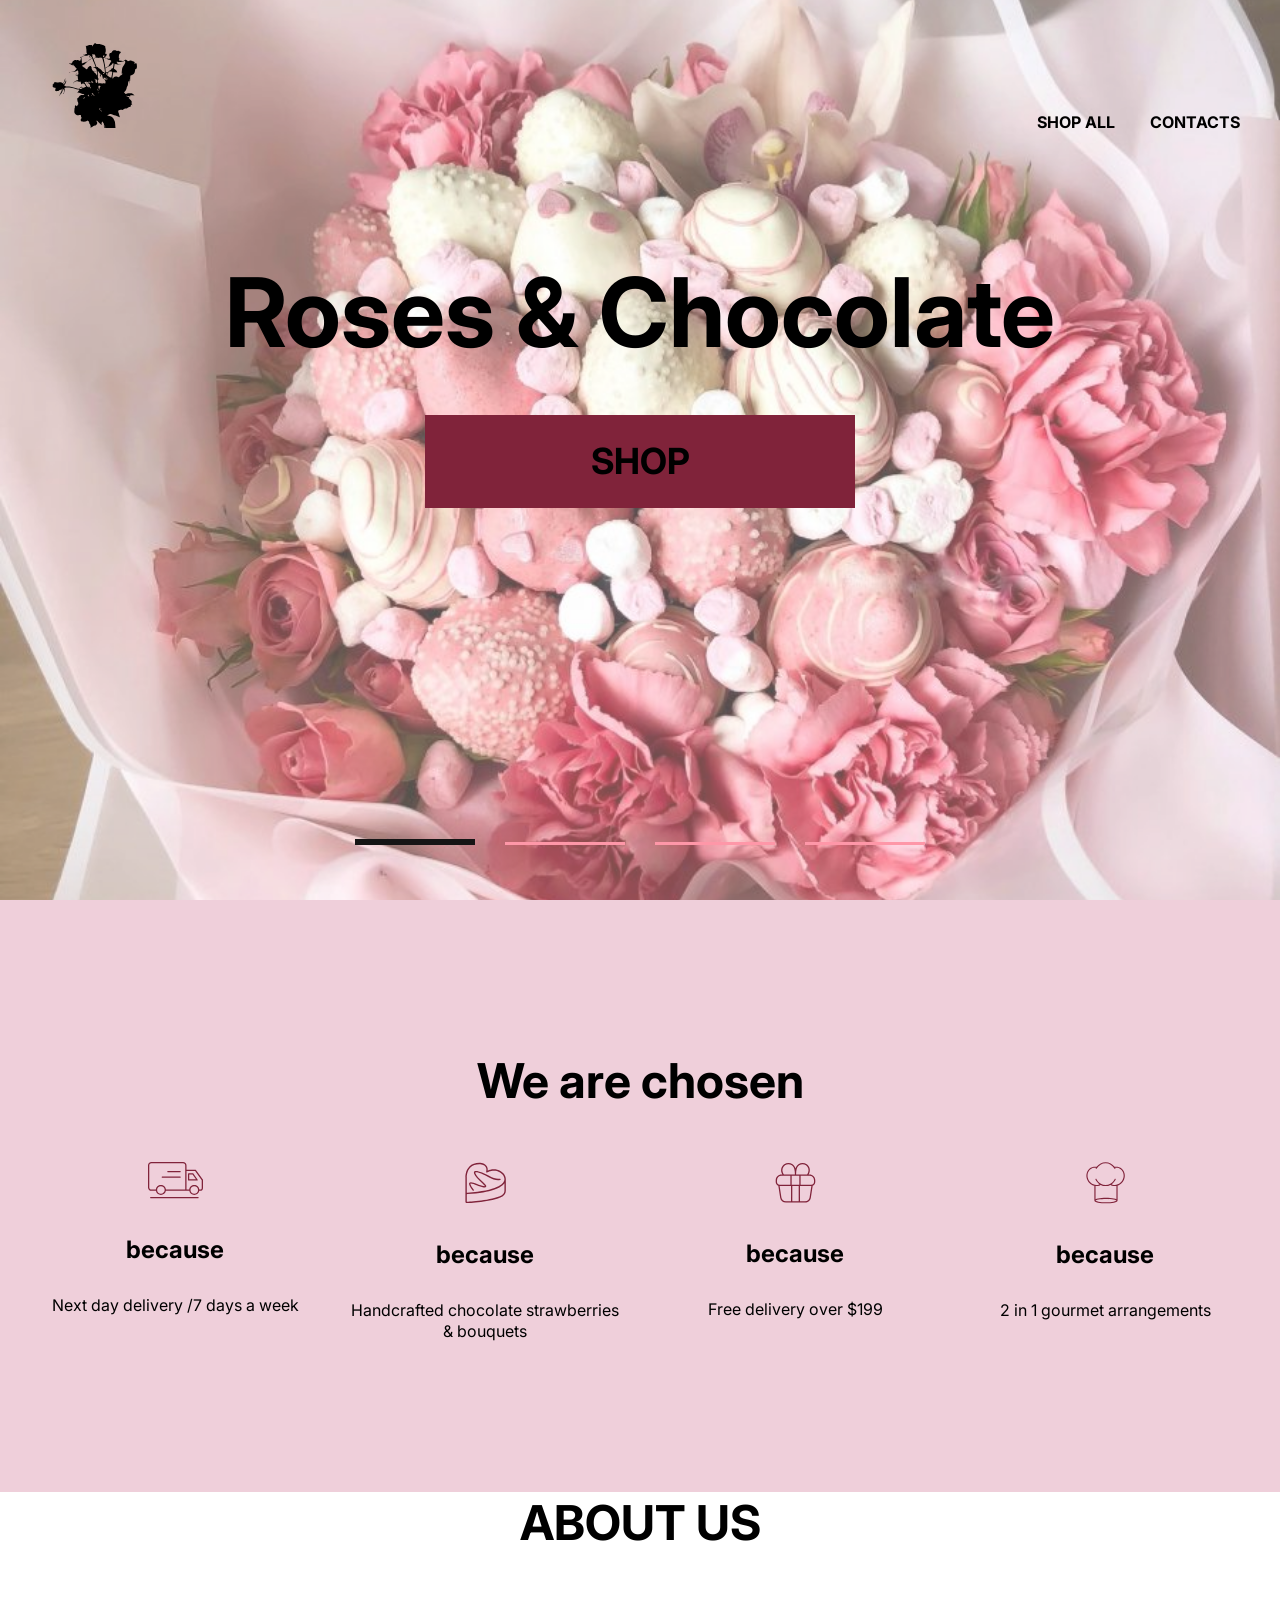
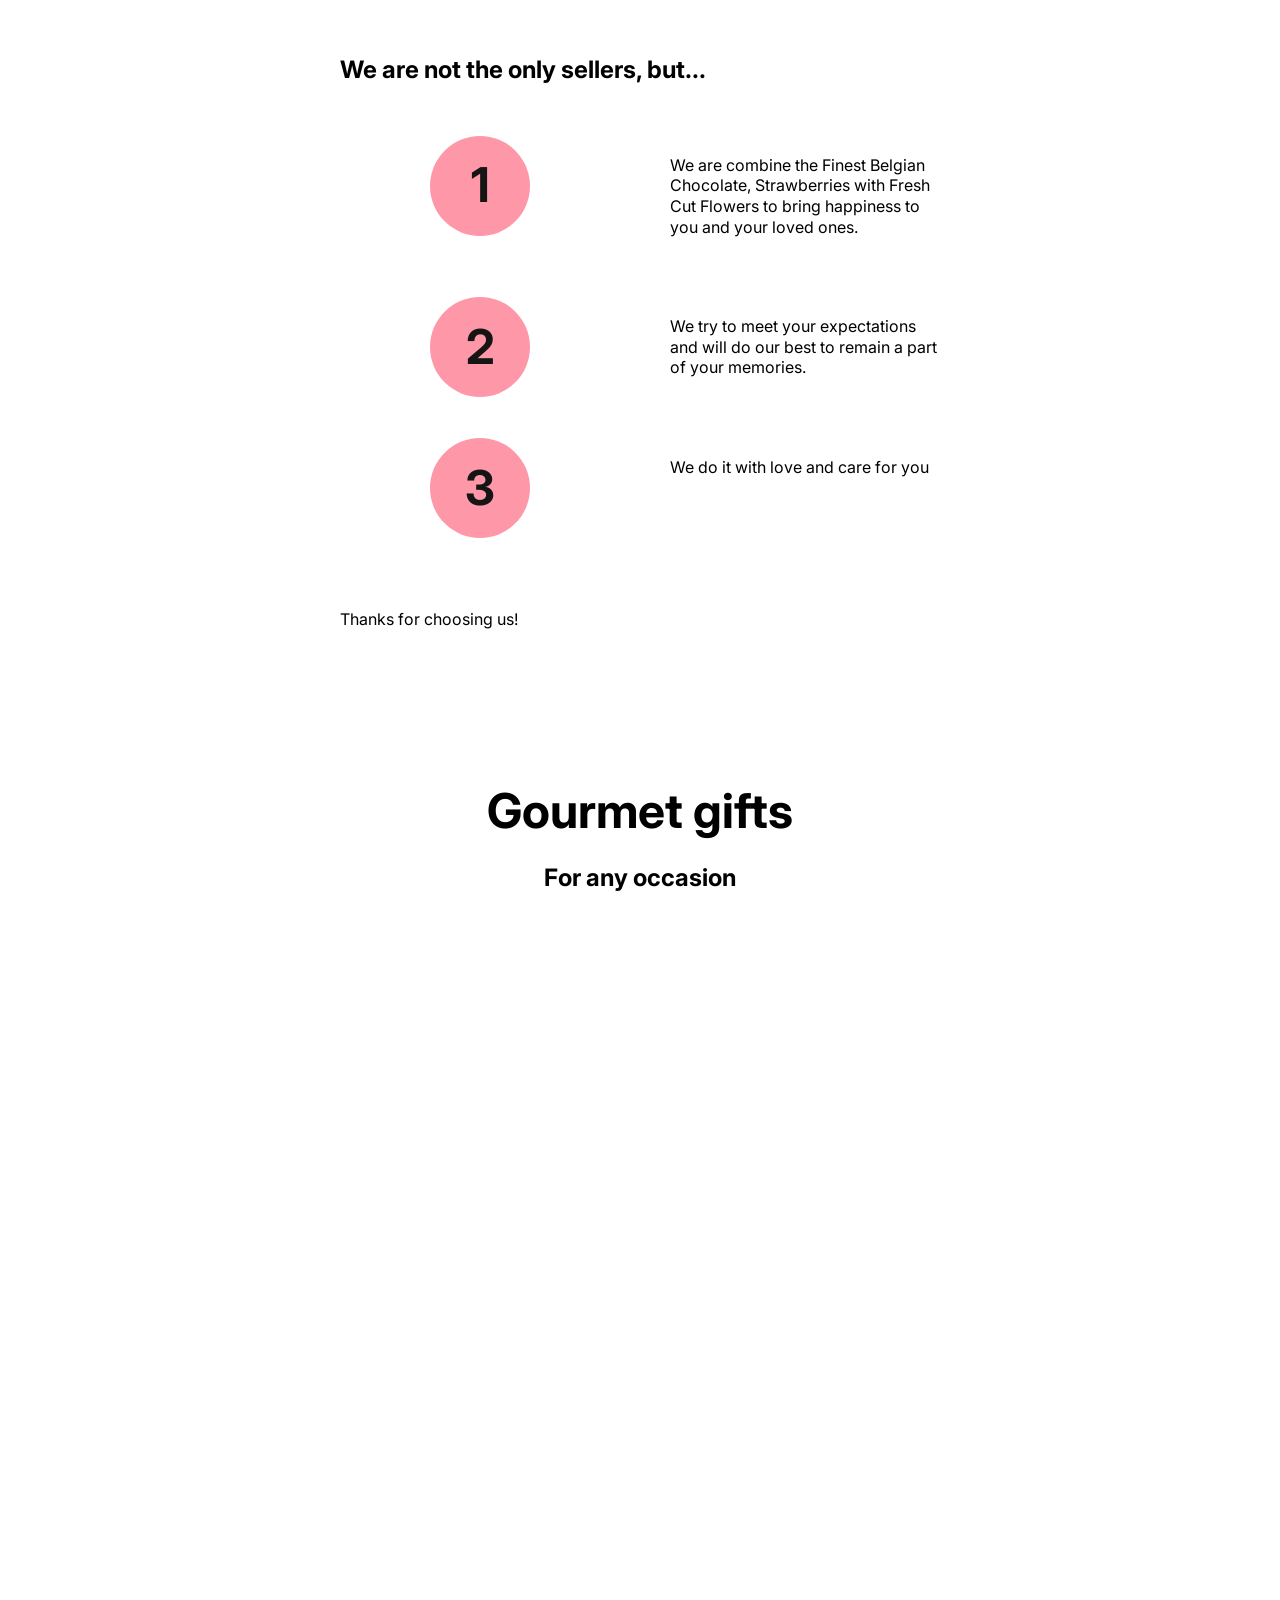
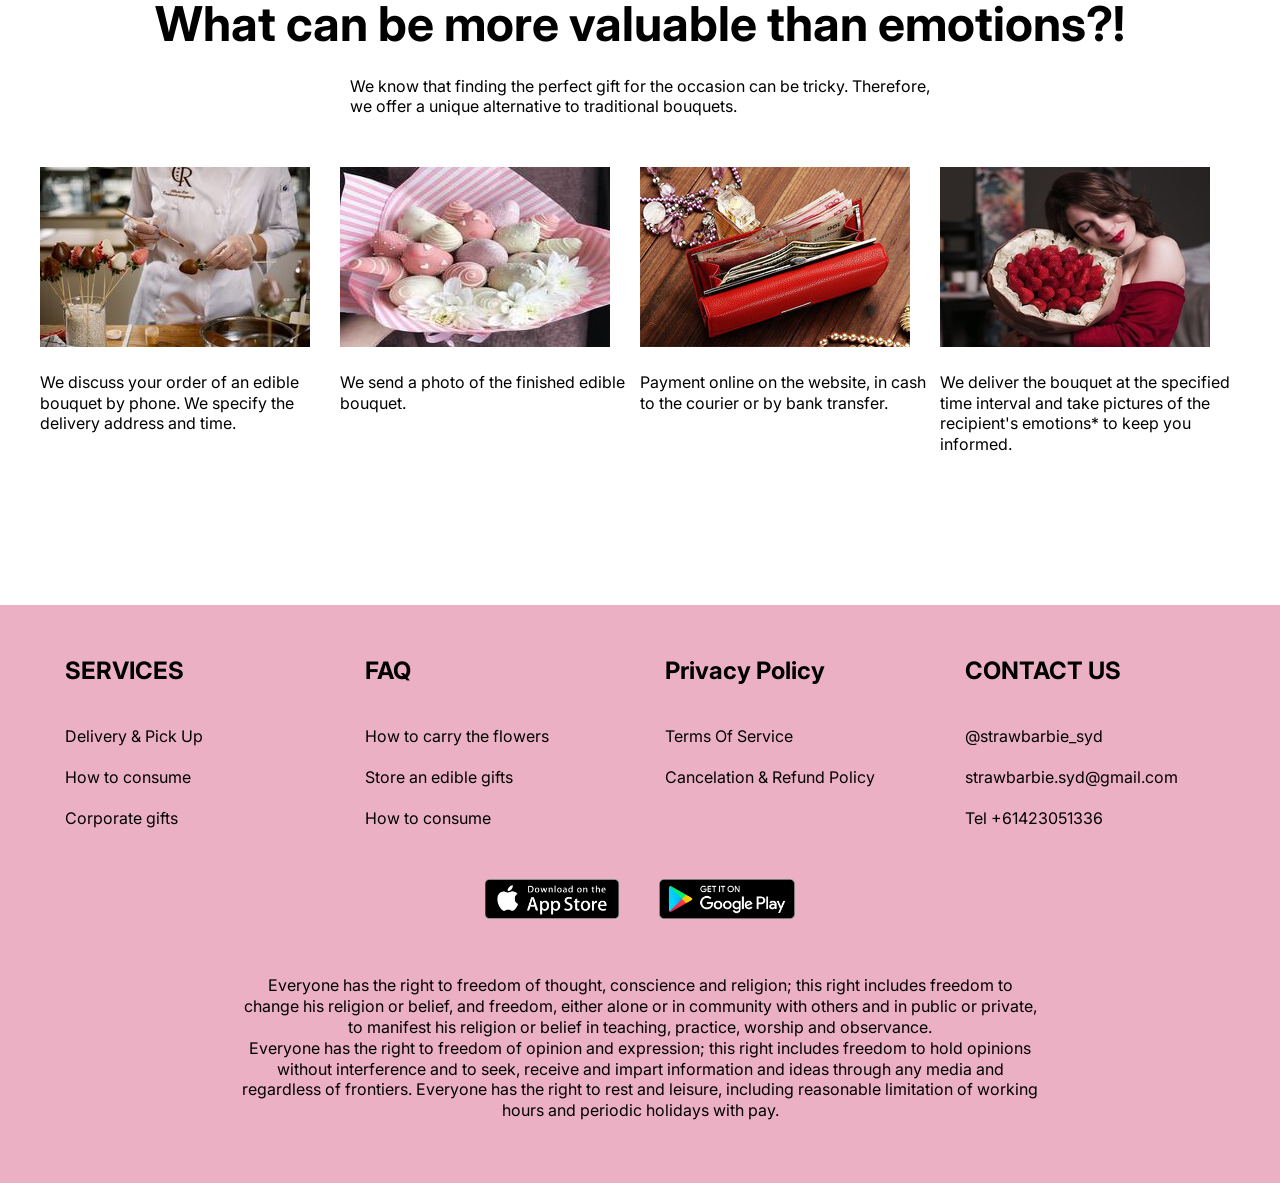
<file: index.html>
<!DOCTYPE html>
<html lang="en">

<head>
    <meta charset="UTF-8">
    <meta http-equiv="X-UA-Compatible" content="IE=edge">
    <meta name="viewport" content="width=device-width, initial-scale=1.0">
    <meta name="description" content="Landing page for a flower and chocolate gift shop. Built with HTML, CSS and JavaScript.">
    <title>Roses & Chocolate</title>
    <link rel="preconnect" href="https://fonts.googleapis.com">
    <link rel="preconnect" href="https://fonts.gstatic.com" crossorigin>
    <link href="https://fonts.googleapis.com/css2?family=Inter:wght@400;700&display=swap" rel="stylesheet">
    <link rel="stylesheet" href="https://cdn.jsdelivr.net/npm/swiper@10/swiper-bundle.min.css" />
    <link rel="stylesheet" href="css/style.css">
</head>

<body>
    <div class="wrapper">
        <header class="header header-main">
            <div class="container">
                <div class="header__inner">
                    <a class="logo" href="index.html">
                        <img class="logo__img" src="image/roza_logo.svg" alt="Roses & Chocolate logo">
                    </a>
                    <nav class="menu">
                        <button class="menu__btn">
                            <span></span>
                            <span></span>
                            <span></span>
                        </button>
                        <ul class="menu__list">
                            <li class="menu__list-item">
                                <a class="menu__list-link" href="new-list.html">SHOP ALL</a>
                            </li>
                            <li class="menu__list-item">
                                <a class="menu__list-link" href="contacts.html">CONTACTS</a>
                            </li>
                        </ul>
                    </nav>
                </div>
            </div>
        </header>
        <main class="main">
            <section class="top">
                <div class="container">
                    <h1 class="title">Roses & Chocolate</h1>
                    <a class="top__link" href="new-list.html">SHOP</a>
                </div>
            </section>
            <div class="slider">
                <div class="swiper">
                    <div class="swiper-wrapper">
                        <div class="swiper-slide" style="background-image: url(image/roza_fon1.jpg);"></div>
                        <div class="swiper-slide" style="background-image: url(image/roza_fon2.jpg);"></div>
                        <div class="swiper-slide" style="background-image: url(image/roza_fon3.jpg);"></div>
                        <div class="swiper-slide" style="background-image: url(image/roza_fon4.jpg);"></div>
                    </div>
                    <div class="swiper-pagination"></div>
                </div>
            </div>
            <section class="why-list">
                <div class="container">
                    <h2 class="section-title">We are chosen</h2>
                    <ul class="why-list__list">
                        <li class="why-list__item">
                            <img class="why-list__item-img" src="image/why1.svg" alt="#">
                            <h3 class="why-list__item-title">
                                because
                            </h3>
                            <p class="why-list__item-text">
                                Next day delivery
                                /7 days a week
                            </p>
                        </li>
                        <li class="why-list__item">
                            <img class="why-list__item-img" src="image/why2.svg" alt="#">
                            <h3 class="why-list__item-title">
                                because
                            </h3>
                            <p class="why-list__item-text">
                                Handcrafted chocolate
                                strawberries & bouquets
                            </p>
                        </li>
                        <li class="why-list__item">
                            <img class="why-list__item-img" src="image/why3.svg" alt="#">
                            <h3 class="why-list__item-title">
                                because
                            </h3>
                            <p class="why-list__item-text">
                                Free delivery
                                over $199
                            </p>
                        </li>
                        <li class="why-list__item">
                            <img class="why-list__item-img" src="image/why4.svg" alt="#">
                            <h3 class="why-list__item-title">
                                because
                            </h3>
                            <p class="why-list__item-text">
                                2 in 1 gourmet
                                arrangements
                            </p>
                        </li>
                    </ul>
                </div>
            </section>
            <!-- Необязательная секция -->
            <section class="how-does">
                <div class="container">
                    <div class="how-does__inner">
                        <h2 class="section-title">ABOUT US</h2>
                        <p class="how-does__text"> </p>
                        <h4 class="how__does-title">We are not the only sellers, but...</h4>
                        <ol class="how__does-list">
                            <li class="how__does-item"> We are combine the Finest Belgian Chocolate, Strawberries with
                                Fresh Cut Flowers to bring happiness to you and your loved ones.</li>
                            <li class="how__does-item">
                                We try to meet your expectations and will do our best to remain a part of your memories.
                            </li>
                            <li class="how__does-item">We do it with love and care for you</li>
                        </ol>
                        <p class="how-does__text">Thanks for choosing us!</p>
                    </div>
                </div>
            </section>
            <!-- Конец необязательной секции -->

            <section class="video-welcome">
                <div class="container">
                    <h2 class="section-title video-welcome__title">Gourmet gifts</h2>
                    <p class="video-welcome__text">For any occasion</p>
                    <iframe class="video-welcome-content" width="1000" height="500"
                        src="https://www.youtube.com/embed/foYablkvGL8?controls=0" title="YouTube video player"
                        frameborder="0"
                        allow="accelerometer; autoplay; clipboard-write; encrypted-media; gyroscope; picture-in-picture; web-share"
                        allowfullscreen></iframe>
                </div>
            </section>
            <section class="important">
                <div class="container">
                    <h2 class="section-title important__title">What can be more valuable than emotions?!</h2>
                    <p class="important__text">
                        We know that finding the perfect gift for the occasion can be tricky. Therefore, we offer a
                        unique alternative to traditional bouquets.
                    </p>
                    <ul class="important__list">
                        <li class="important__item">
                            <img class="important__item-img" src="image/roza_impor1.jpg" alt="#">
                            <p class="important__item-text">We discuss your order of an edible bouquet by phone. We
                                specify the delivery address and time.</p>
                        </li>
                        <li class="important__item">
                            <img class="important__item-img" src="image/roza_impor2.jpeg" alt="#">
                            <p class="important__item-text">We send a photo of the finished edible bouquet.</p>
                        </li>
                        <li class="important__item">
                            <img class="important__item-img" src="image/roza_impor3.jpg" alt="#">
                            <p class="important__item-text">Payment online on the website, in cash to the courier or by
                                bank transfer.</p>
                        </li>
                        <li class="important__item">
                            <img class="important__item-img" src="image/roza_impor4.jpg" alt="#">
                            <p class="important__item-text">We deliver the bouquet at the specified time interval and
                                take pictures of the recipient's emotions* to keep you informed.</p>
                        </li>
                    </ul>
                </div>
            </section>
        </main>
        <footer class="footer">
            <div class="container">
                <nav class="footer__menu">
                    <ul class="footer__menu-list">
                        <li class="footer__menu-item">
                            <p class="footer__menu-title">SERVICES</p>
                        </li>
                        <li class="footer__menu-item">
                            <a href="#" class="footer__menu-link">Delivery & Pick Up</a>
                        </li>
                        <li class="footer__menu-item">
                            <a href="#" class="footer__menu-link"> How to consume </a>
                        </li>
                        <li class="footer__menu-item">
                            <a href="#" class="footer__menu-link">Corporate gifts</a>
                        </li>
                    </ul>
                    <ul class="footer__menu-list">
                        <li class="footer__menu-item">
                            <p class="footer__menu-title"> FAQ</p>
                        </li>
                        <li class="footer__menu-item">
                            <a href="#" class="footer__menu-link"> How to carry the flowers</a>
                        </li>
                        <li class="footer__menu-item">
                            <a href="#" class="footer__menu-link">Store an edible gifts</a>
                        </li>
                        <li class="footer__menu-item">
                            <a href="#" class="footer__menu-link">How to consume</a>
                        </li>
                    </ul>
                    <ul class="footer__menu-list">
                        <li class="footer__menu-item">
                            <p class="footer__menu-title">Privacy Policy</p>
                        </li>
                        <li class="footer__menu-item">
                            <a href="#" class="footer__menu-link">Terms Of Service</a>
                        </li>
                        <li class="footer__menu-item">
                            <a href="#" class="footer__menu-link">Cancelation & Refund Policy</a>
                        </li>
                    </ul>
                    <ul class="footer__menu-list">
                        <li class="footer__menu-item">
                            <p class="footer__menu-title"> CONTACT US</p>
                        </li>
                        <li class="footer__menu-item">
                            <a href="#" class="footer__menu-link"> @strawbarbie_syd</a>
                        </li>
                        <li class="footer__menu-item">
                            <a href="#" class="footer__menu-link">strawbarbie.syd@gmail.com</a>
                        </li>
                        <li class="footer__menu-item">
                            <a href="#" class="footer__menu-link">Tel +61423051336</a>
                        </li>
                    </ul>
                </nav>
                <ul class="app">
                    <li class="app__item">
                        <a class="app__item-link" href="#">
                            <img class="app__item-img" src="image/apple.svg" alt="#">
                        </a>
                    </li>
                    <li class="app__item">
                        <a class="app__item-link" href="#">
                            <img class="app__item-img" src="image/google.svg" alt="#">
                        </a>
                    </li>
                </ul>
                <div class="footer__copy">
                    <p class="footer__copy-text">Everyone has the right to freedom of thought, conscience and religion;
                        this right includes freedom to change his religion or belief, and freedom, either alone or in
                        community with others and in public or private, to manifest his religion or belief in teaching,
                        practice, worship and observance.</p>
                    <p class="footer__copy-text">Everyone has the right to freedom of opinion and expression;
                        this right includes freedom to hold opinions without interference and to seek, receive and
                        impart information and ideas through any media and regardless of frontiers. Everyone has the
                        right to rest and leisure, including reasonable limitation of working hours and periodic
                        holidays with pay.</p>
                </div>
            </div>
        </footer>
    </div>


    <script src="https://cdn.jsdelivr.net/npm/swiper@10/swiper-bundle.min.js"></script>
    <script src="js/main.js"></script>
</body>

</html>
</file>
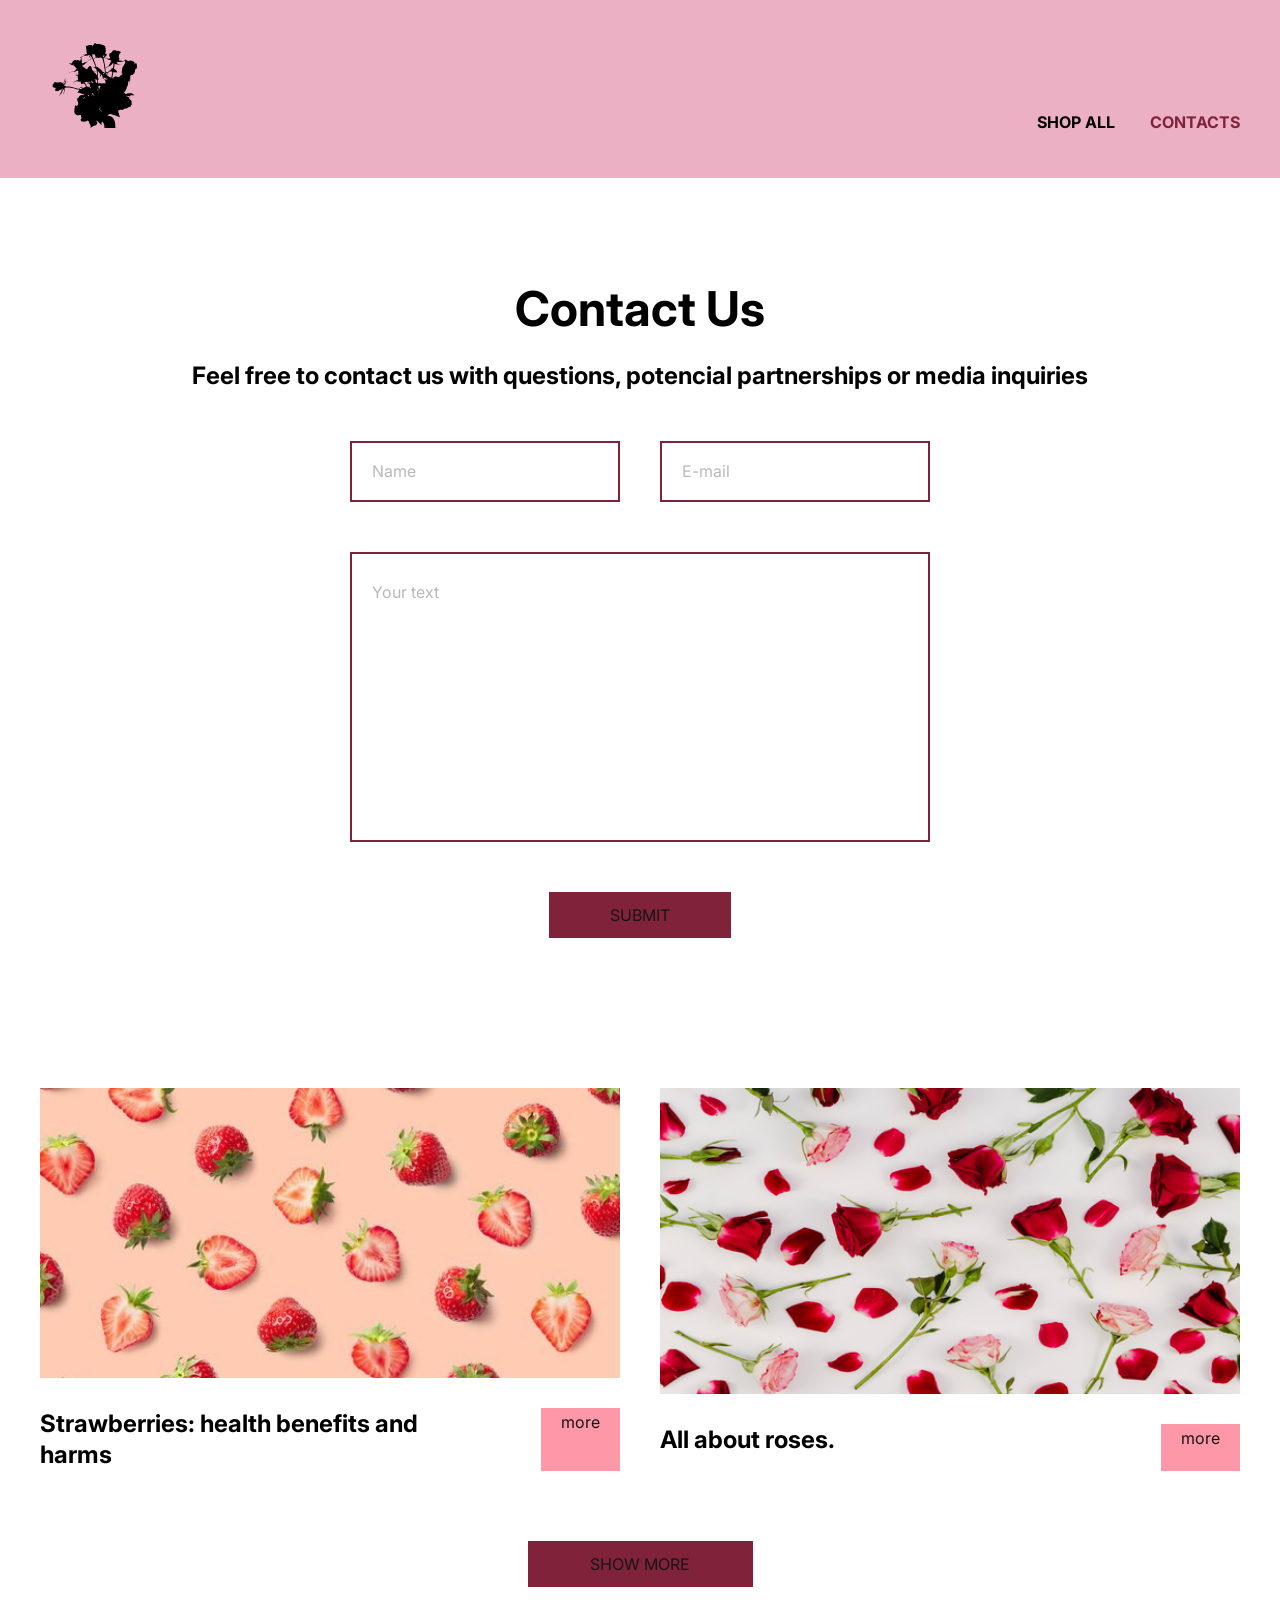
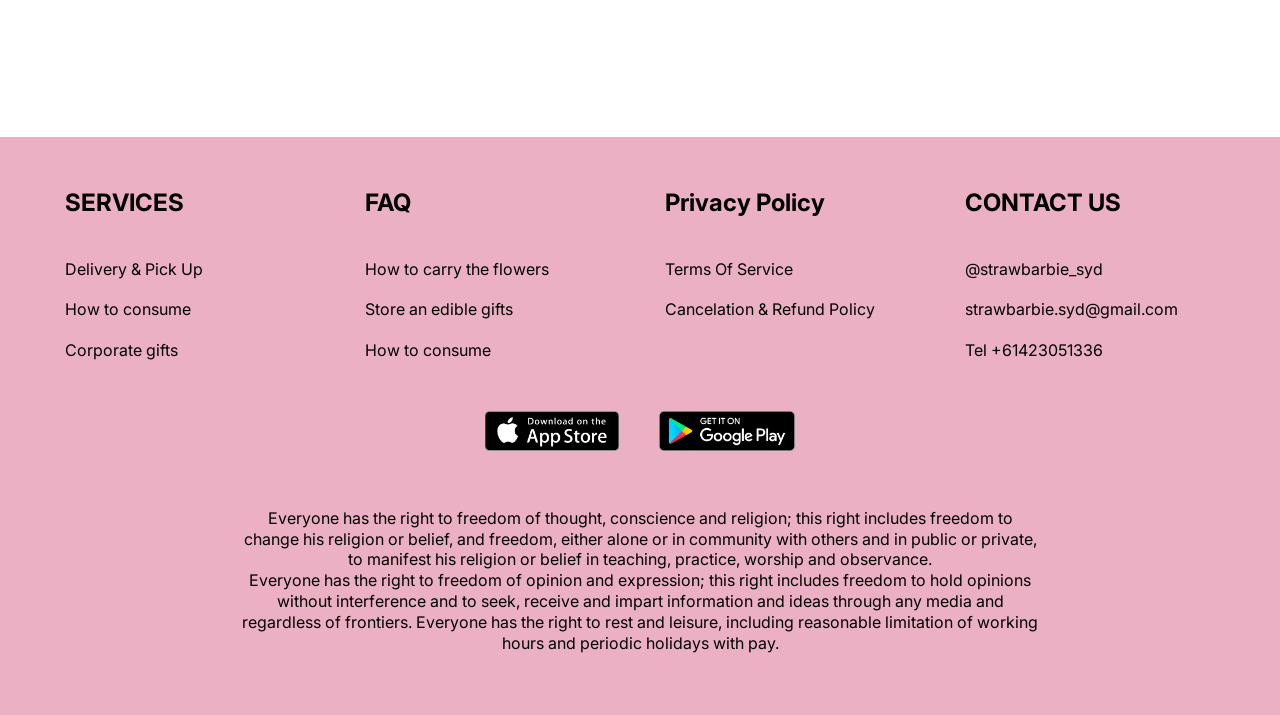
<file: contacts.html>
<!DOCTYPE html>
<html lang="en">

<head>
    <meta charset="UTF-8">
    <meta http-equiv="X-UA-Compatible" content="IE=edge">
    <meta name="viewport" content="width=device-width, initial-scale=1.0">
    <title>Document</title>
    <link rel="preconnect" href="https://fonts.googleapis.com">
    <link rel="preconnect" href="https://fonts.gstatic.com" crossorigin>
    <link href="https://fonts.googleapis.com/css2?family=Inter:wght@400;700&display=swap" rel="stylesheet">
    <link rel="stylesheet" href="css/style.css">
</head>

<body>

    <div class="wrapper">
        <header class="header">
            <div class="container">
                <div class="header__inner">
                    <a class="logo" href="index.html">
                        <img class="logo__img" src="image/roza_logo.svg" alt="#">
                    </a>
                    <nav class="menu">
                        <button class="menu__btn">
                            <span></span>
                            <span></span>
                            <span></span>
                        </button>
                        <ul class="menu__list">
                            <li class="menu__list-item">
                                <a class="menu__list-link" href="new-list.html">SHOP ALL</a>
                            </li>
                            
                            <li class="menu__list-item">
                                <a class="menu__list-link menu__list-link--active" href="#">CONTACTS</a>
                            </li>
                        </ul>
                    </nav>
                </div>
            </div>
        </header>
        <main class="main">
            <section class="contacts">
                <div class="container">
                    <h2 class="section-title contacts__title">Contact Us</h2>
                    <p class="contacts__text">Feel free to contact us with questions, potencial partnerships or media
                        inquiries</p>
                    <form class="form" action="#">
                        <input class="form__input" type="text" placeholder="Name">
                        <input class="form__input" type="email" placeholder="E-mail">
                        <textarea class="form__textarea" placeholder="Your text"></textarea>
                        <button class="form__btn" type="submit">SUBMIT</button>
                    </form>
                </div>
            </section>
            <section class="blog">
                <div class="container">
                    <div class="blog__items">
                        <div class="blog__item">
                            <img class="blog__item-img" src="image/roza_blog1.jpeg" alt="#">
                            <h4 class="blog__item-title">Strawberries: health benefits and harms</h4>
                            <a class="blog__item-link" href="#">more</a>
                        </div>
                        <div class="blog__item">
                            <img class="blog__item-img" src="image/roza_blog2.jpg" alt="#">
                            <h4 class="blog__item-title">All about roses.</h4>
                            <a class="blog__item-link" href="#">more</a>
                        </div>
                    </div>
                    <a class="showmore-link" href="#">SHOW MORE</a>
                </div>
            </section>
        </main>
        <footer class="footer">
            <div class="container">
                <nav class="footer__menu">
                    <ul class="footer__menu-list">
                        <li class="footer__menu-item">
                            <p class="footer__menu-title">SERVICES</p>
                        </li>
                        <li class="footer__menu-item">
                            <a href="#" class="footer__menu-link">Delivery & Pick Up</a>
                        </li>
                        <li class="footer__menu-item">
                            <a href="#" class="footer__menu-link">How to consume</a>
                        </li>
                        <li class="footer__menu-item">
                            <a href="#" class="footer__menu-link">Corporate gifts</a>
                        </li>
                    </ul>
                    <ul class="footer__menu-list">
                        <li class="footer__menu-item">
                            <p class="footer__menu-title">FAQ</p>
                        </li>
                        <li class="footer__menu-item">
                            <a href="#" class="footer__menu-link">How to carry the flowers</a>
                        </li>
                        <li class="footer__menu-item">
                            <a href="#" class="footer__menu-link">Store an edible gifts</a>
                        </li>
                        <li class="footer__menu-item">
                            <a href="#" class="footer__menu-link">How to consume</a>
                        </li>
                    </ul>
                    <ul class="footer__menu-list">
                        <li class="footer__menu-item">
                            <p class="footer__menu-title">Privacy Policy</p>
                        </li>
                        <li class="footer__menu-item">
                            <a href="#" class="footer__menu-link">Terms Of Service</a>
                        </li>
                        <li class="footer__menu-item">
                            <a href="#" class="footer__menu-link">Cancelation & Refund Policy</a>
                        </li>
                    </ul>
                    <ul class="footer__menu-list">
                        <li class="footer__menu-item">
                            <p class="footer__menu-title">CONTACT US</p>
                        </li>
                        <li class="footer__menu-item">
                            <a href="#" class="footer__menu-link"> @strawbarbie_syd</a>
                        </li>
                        <li class="footer__menu-item">
                            <a href="#" class="footer__menu-link">strawbarbie.syd@gmail.com</a>
                        </li>
                        <li class="footer__menu-item">
                            <a href="#" class="footer__menu-link">Tel +61423051336</a>
                        </li>
                    </ul>
                </nav>
                <ul class="app">
                    <li class="app__item">
                        <a class="app__item-link" href="#">
                            <img class="app__item-img" src="image/apple.svg" alt="#">
                        </a>
                    </li>
                    <li class="app__item">
                        <a class="app__item-link" href="#">
                            <img class="app__item-img" src="image/google.svg" alt="#">
                        </a>
                    </li>
                </ul>
                <div class="footer__copy">
                    <p class="footer__copy-text">Everyone has the right to freedom of thought, conscience and religion;
                        this right includes freedom to change his religion or belief, and freedom, either alone or in
                        community with others and in public or private, to manifest his religion or belief in teaching,
                        practice, worship and observance.</p>
                    <p class="footer__copy-text">Everyone has the right to freedom of opinion and expression;
                        this right includes freedom to hold opinions without interference and to seek, receive and
                        impart information and ideas through any media and regardless of frontiers. Everyone has the
                        right to rest and leisure, including reasonable limitation of working hours and periodic
                        holidays with pay.</p>
                </div>
            </div>
        </footer>
    </div>
    <script src="js/main.js"></script>
</body>

</html>
</file>
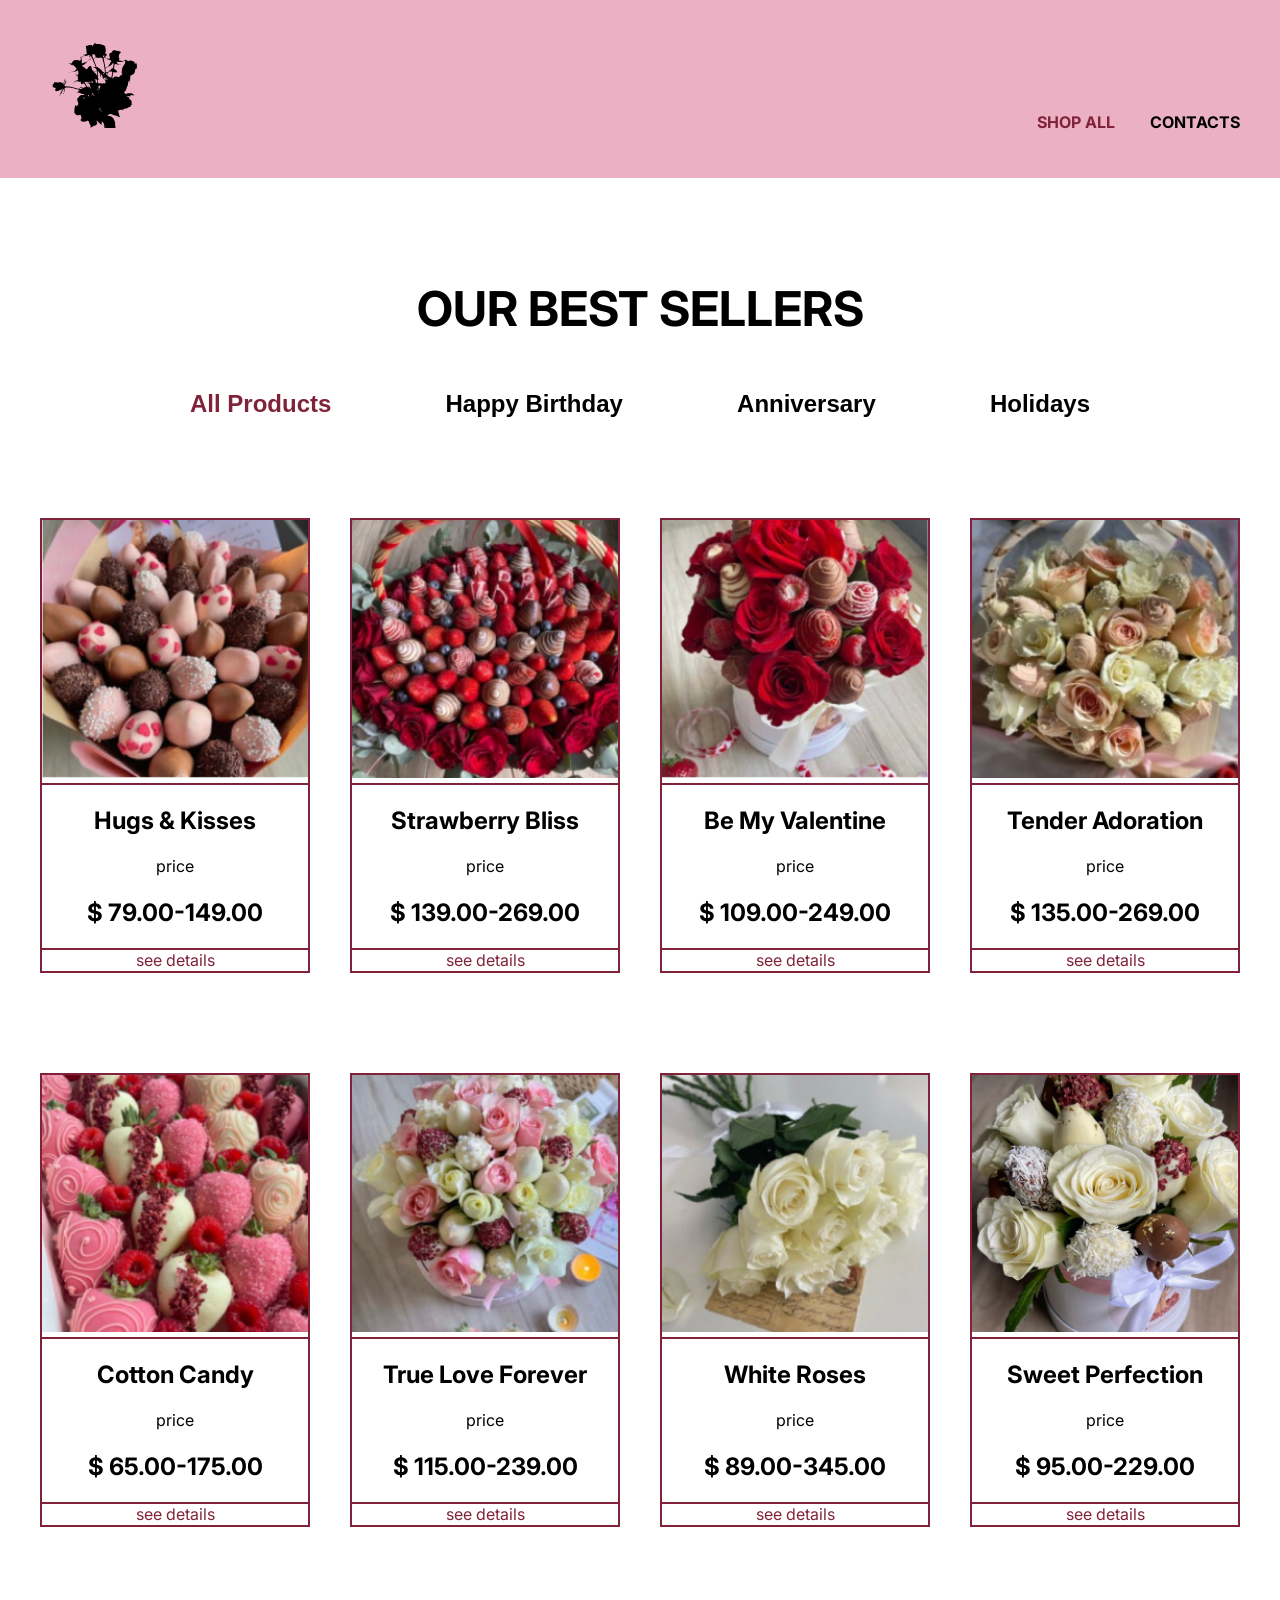
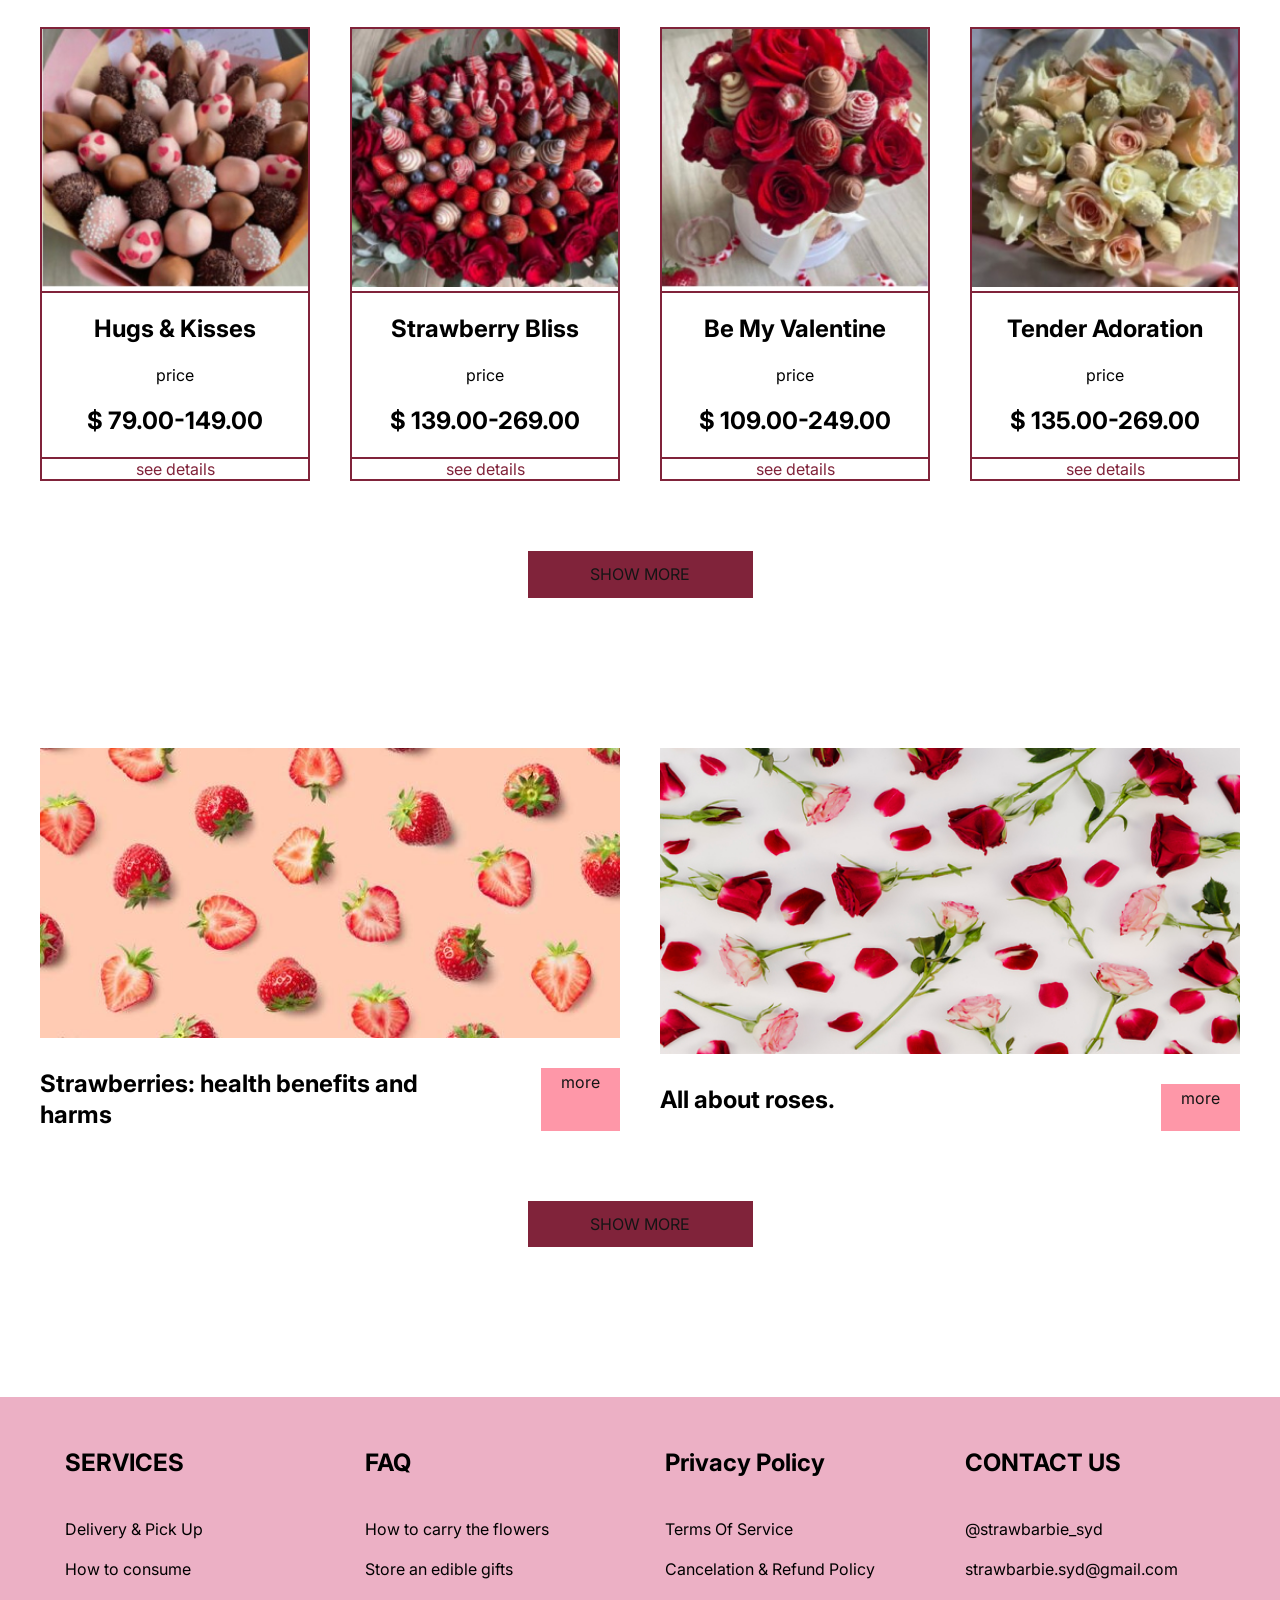
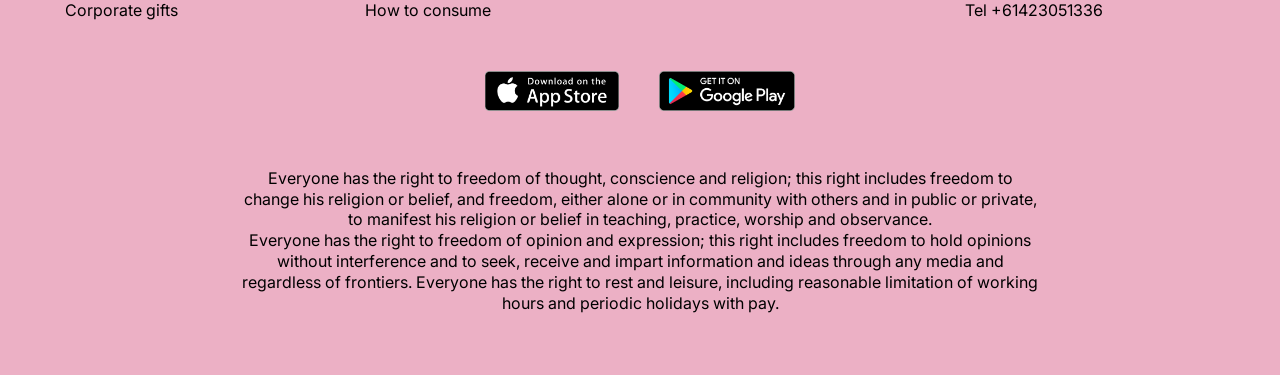
<file: new-list.html>
<!DOCTYPE html>
<html lang="en">

<head>
    <meta charset="UTF-8">
    <meta http-equiv="X-UA-Compatible" content="IE=edge">
    <meta name="viewport" content="width=device-width, initial-scale=1.0">
    <title>Document</title>
    <link rel="preconnect" href="https://fonts.googleapis.com">
    <link rel="preconnect" href="https://fonts.gstatic.com" crossorigin>
    <link href="https://fonts.googleapis.com/css2?family=Inter:wght@400;700&display=swap" rel="stylesheet">
    <link rel="stylesheet" href="css/style.css">
</head>

<body>

    <div class="wrapper">
        <header class="header">
            <div class="container">
                <div class="header__inner">
                    <a class="logo" href="index.html">
                        <img class="logo__img" src="image/roza_logo.svg" alt="#">
                    </a>
                    <nav class="menu">
                        <button class="menu__btn">
                            <span></span>
                            <span></span>
                            <span></span>
                        </button>
                        <ul class="menu__list">
                            <li class="menu__list-item">
                                <a href="" class="menu__list-link menu__list-link--active">SHOP ALL</a>
                            </li>
                            <li class="menu__list-item">
                                <a href="contacts.html" class="menu__list-link">CONTACTS</a>
                            </li>
                        </ul>
                    </nav>
                </div>
            </div>
        </header>
        <main class="main">
            <section class="choose">
                <div class="container">
                    <h2 class="section-title">OUR BEST SELLERS</h2>
                    <div class="tabs">
                        <div class="tabs__btn">
                            <button class="tabs__btn-item tabs__btn-item--active" data-button="content-1">All
                                Products</button>
                            <button class="tabs__btn-item" data-button="content-2">Happy Birthday</button>
                            <button class="tabs__btn-item" data-button="content-3">Anniversary</button>
                            <button class="tabs__btn-item" data-button="content-4">Holidays</button>
                        </div>
                        <div class="tabs__content">
                            <div class="tabs__content-item tabs__content-item--active" id="content-1">
                                <div class="card">
                                    <img class="card__img" src="image/lot1.jpg" alt="#">
                                    <div class="card__content">
                                        <h4 class="card__title">Hugs & Kisses</h4>
                                        <p class="card__text">price</p>
                                        <p class="card__price">$ 79.00-149.00</p>
                                    </div>
                                    <a class="card__link" href="#">see details</a>
                                </div>
                                <div class="card">
                                    <img class="card__img" src="image/lot2.jpg" alt="#">
                                    <div class="card__content">
                                        <h4 class="card__title">Strawberry Bliss</h4>
                                        <p class="card__text">price</p>
                                        <p class="card__price">$ 139.00-269.00</p>
                                    </div>
                                    <a class="card__link" href="#">see details</a>
                                </div>
                                <div class="card">
                                    <img class="card__img" src="image/lot3.jpg" alt="#">
                                    <div class="card__content">
                                        <h4 class="card__title">Be My Valentine</h4>
                                        <p class="card__text">price</p>
                                        <p class="card__price">$ 109.00-249.00</p>
                                    </div>
                                    <a class="card__link" href="#">see details</a>
                                </div>
                                <div class="card">
                                    <img class="card__img" src="image/lot4.jpg" alt="#">
                                    <div class="card__content">
                                        <h4 class="card__title">Tender Adoration</h4>
                                        <p class="card__text">price</p>
                                        <p class="card__price">$ 135.00-269.00</p>
                                    </div>
                                    <a class="card__link" href="#">see details</a>
                                </div>
                                <div class="card">
                                    <img class="card__img" src="image/lot5.jpg" alt="#">
                                    <div class="card__content">
                                        <h4 class="card__title">Cotton Candy</h4>
                                        <p class="card__text">price</p>
                                        <p class="card__price">$ 65.00-175.00</p>
                                    </div>
                                    <a class="card__link" href="#">see details</a>
                                </div>
                                <div class="card">
                                    <img class="card__img" src="image/lot6.jpg" alt="#">
                                    <div class="card__content">
                                        <h4 class="card__title">True Love Forever</h4>
                                        <p class="card__text">price</p>
                                        <p class="card__price">$ 115.00-239.00</p>
                                    </div>
                                    <a class="card__link" href="#">see details</a>
                                </div>
                                <div class="card">
                                    <img class="card__img" src="image/lot7.jpg" alt="#">
                                    <div class="card__content">
                                        <h4 class="card__title">White Roses</h4>
                                        <p class="card__text">price</p>
                                        <p class="card__price">$ 89.00-345.00</p>
                                    </div>
                                    <a class="card__link" href="#">see details</a>
                                </div>
                                <div class="card">
                                    <img class="card__img" src="image/lot8.jpg" alt="#">
                                    <div class="card__content">
                                        <h4 class="card__title">Sweet Perfection</h4>
                                        <p class="card__text">price</p>
                                        <p class="card__price">$ 95.00-229.00</p>
                                    </div>
                                    <a class="card__link" href="#">see details</a>
                                </div>
                                <div class="card">
                                    <img class="card__img" src="image/lot1.jpg" alt="#">
                                    <div class="card__content">
                                        <h4 class="card__title">Hugs & Kisses</h4>
                                        <p class="card__text">price</p>
                                        <p class="card__price">$ 79.00-149.00</p>
                                    </div>
                                    <a class="card__link" href="#">see details</a>
                                </div>
                                <div class="card">
                                    <img class="card__img" src="image/lot2.jpg" alt="#">
                                    <div class="card__content">
                                        <h4 class="card__title">Strawberry Bliss</h4>
                                        <p class="card__text">price</p>
                                        <p class="card__price">$ 139.00-269.00</p>
                                    </div>
                                    <a class="card__link" href="#">see details</a>
                                </div>
                                <div class="card">
                                    <img class="card__img" src="image/lot3.jpg" alt="#">
                                    <div class="card__content">
                                        <h4 class="card__title">Be My Valentine</h4>
                                        <p class="card__text">price</p>
                                        <p class="card__price">$ 109.00-249.00</p>
                                    </div>
                                    <a class="card__link" href="#">see details</a>
                                </div>
                                <div class="card">
                                    <img class="card__img" src="image/lot4.jpg" alt="#">
                                    <div class="card__content">
                                        <h4 class="card__title">Tender Adoration</h4>
                                        <p class="card__text">price</p>
                                        <p class="card__price">$ 135.00-269.00</p>
                                    </div>
                                    <a class="card__link" href="#">see details</a>
                                </div>
                            </div>
                            <div class="tabs__content-item" id="content-2">
                                <div class="card">
                                    <img class="card__img" src="image/lot5.jpg" alt="#">
                                    <div class="card__content">
                                        <h4 class="card__title">Cotton Candy</h4>
                                        <p class="card__text">price</p>
                                        <p class="card__price">$ 65.00-175.00</p>
                                    </div>
                                    <a class="card__link" href="#">see details</a>
                                </div>
                                <div class="card">
                                    <img class="card__img" src="image/lot6.jpg" alt="#">
                                    <div class="card__content">
                                        <h4 class="card__title">True Love</h4>
                                        <p class="card__text">price</p>
                                        <p class="card__price">$ 115.00-239.00</p>
                                    </div>
                                    <a class="card__link" href="#">see details</a>
                                </div>
                                <div class="card">
                                    <img class="card__img" src="image/lot7.jpg" alt="#">
                                    <div class="card__content">
                                        <h4 class="card__title">White Roses</h4>
                                        <p class="card__text">price</p>
                                        <p class="card__price">$ 89.00-345.00</p>
                                    </div>
                                    <a class="card__link" href="#">see details</a>
                                </div>
                                <div class="card">
                                    <img class="card__img" src="image/lot8.jpg" alt="#">
                                    <div class="card__content">
                                        <h4 class="card__title">Sweet Perfection</h4>
                                        <p class="card__text">price</p>
                                        <p class="card__price">$ 95.00-229.00</p>
                                    </div>
                                    <a class="card__link" href="#">see details</a>
                                </div>
                            </div>
                            <div class="tabs__content-item" id="content-3">
                                <div class="card">
                                    <img class="card__img" src="image/lot2.jpg" alt="#">
                                    <div class="card__content">
                                        <h4 class="card__title">Strawberry Bliss</h4>
                                        <p class="card__text">price</p>
                                        <p class="card__price">$ 139.00-269.00</p>
                                    </div>
                                    <a class="card__link" href="#">see details</a>
                                </div>
                                <div class="card">
                                    <img class="card__img" src="image/lot3.jpg" alt="#">
                                    <div class="card__content">
                                        <h4 class="card__title">Be My Valentine</h4>
                                        <p class="card__text">price</p>
                                        <p class="card__price">$ 109.00-249.00</p>
                                    </div>
                                    <a class="card__link" href="#">see details</a>
                                </div>
                                <div class="card">
                                    <img class="card__img" src="image/lot4.jpg" alt="#">
                                    <div class="card__content">
                                        <h4 class="card__title">Tender Adoration</h4>
                                        <p class="card__text">price</p>
                                        <p class="card__price">$ 135.00-269.00</p>
                                    </div>
                                    <a class="card__link" href="#">see details</a>
                                </div>
                                <div class="card">
                                    <img class="card__img" src="image/lot5.jpg" alt="#">
                                    <div class="card__content">
                                        <h4 class="card__title">Cotton Candy</h4>
                                        <p class="card__text">price</p>
                                        <p class="card__price">$ 65.00-175.00</p>
                                    </div>
                                    <a class="card__link" href="#">see details</a>
                                </div>
                            </div>
                            <div class="tabs__content-item" id="content-4">
                                <div class="card">
                                    <img class="card__img" src="image/lot1.jpg" alt="#">
                                    <div class="card__content">
                                        <h4 class="card__title">Hugs & Kisses</h4>
                                        <p class="card__text">price</p>
                                        <p class="card__price">$ 79.00-149.00</p>
                                    </div>
                                    <a class="card__link" href="#">see details</a>
                                </div>
                                <div class="card">
                                    <img class="card__img" src="image/lot6.jpg" alt="#">
                                    <div class="card__content">
                                        <h4 class="card__title">True Love</h4>
                                        <p class="card__text">price</p>
                                        <p class="card__price">$ 115.00-239.00</p>
                                    </div>
                                    <a class="card__link" href="#">see details</a>
                                </div>
                                <div class="card">
                                    <img class="card__img" src="image/lot7.jpg" alt="#">
                                    <div class="card__content">
                                        <h4 class="card__title">White Roses</h4>
                                        <p class="card__text">price</p>
                                        <p class="card__price">$ 89.00-345.00</p>
                                    </div>
                                    <a class="card__link" href="#">see details</a>
                                </div>
                                <div class="card">
                                    <img class="card__img" src="image/lot8.jpg" alt="#">
                                    <div class="card__content">
                                        <h4 class="card__title">Sweet Perfection</h4>
                                        <p class="card__text">price</p>
                                        <p class="card__price">$ 95.00-229.00</p>
                                    </div>
                                    <a class="card__link" href="#">see details</a>
                                </div>
                            </div>
                        </div>
                    </div>
                    <a class="showmore-link" href="#">SHOW MORE</a>
                </div>
            </section>

            <section class="blog">
                <div class="container">
                    <div class="blog__items">
                        <div class="blog__item">
                            <img class="blog__item-img" src="image/roza_blog1.jpeg" alt="#">
                            <h4 class="blog__item-title">Strawberries: health benefits and harms</h4>
                            <a class="blog__item-link" href="#">more</a>
                        </div>
                        <div class="blog__item">
                            <img class="blog__item-img" src="image/roza_blog2.jpg" alt="#">
                            <h4 class="blog__item-title">All about roses.</h4>
                            <a class="blog__item-link" href="#">more</a>
                        </div>
                    </div>
                    <a class="showmore-link" href="#">SHOW MORE</a>
                </div>
            </section>
        </main>
        <footer class="footer">
            <div class="container">
                <nav class="footer__menu">
                    <ul class="footer__menu-list">
                        <li class="footer__menu-item">
                            <p class="footer__menu-title">SERVICES</p>
                        </li>
                        <li class="footer__menu-item">
                            <a href="#" class="footer__menu-link">Delivery & Pick Up</a>
                        </li>
                        <li class="footer__menu-item">
                            <a href="#" class="footer__menu-link">How to consume</a>
                        </li>
                        <li class="footer__menu-item">
                            <a href="#" class="footer__menu-link">Corporate gifts</a>
                        </li>
                    </ul>
                    <ul class="footer__menu-list">
                        <li class="footer__menu-item">
                            <p class="footer__menu-title">FAQ</p>
                        </li>
                        <li class="footer__menu-item">
                            <a href="#" class="footer__menu-link">How to carry the flowers</a>
                        </li>
                        <li class="footer__menu-item">
                            <a href="#" class="footer__menu-link">Store an edible gifts</a>
                        </li>
                        <li class="footer__menu-item">
                            <a href="#" class="footer__menu-link">How to consume</a>
                        </li>
                    </ul>
                    <ul class="footer__menu-list">
                        <li class="footer__menu-item">
                            <p class="footer__menu-title">Privacy Policy</p>
                        </li>
                        <li class="footer__menu-item">
                            <a href="#" class="footer__menu-link">Terms Of Service</a>
                        </li>
                        <li class="footer__menu-item">
                            <a href="#" class="footer__menu-link">Cancelation & Refund Policy</a>
                        </li>
                    </ul>
                    <ul class="footer__menu-list">
                        <li class="footer__menu-item">
                            <p class="footer__menu-title">CONTACT US</p>
                        </li>
                        <li class="footer__menu-item">
                            <a href="#" class="footer__menu-link">@strawbarbie_syd</a>
                        </li>
                        <li class="footer__menu-item">
                            <a href="#" class="footer__menu-link">strawbarbie.syd@gmail.com</a>
                        </li>
                        <li class="footer__menu-item">
                            <a href="#" class="footer__menu-link">Tel +61423051336</a>
                        </li>
                    </ul>
                </nav>
                <ul class="app">
                    <li class="app__item">
                        <a class="app__item-link" href="#">
                            <img class="app__item-img" src="image/apple.svg" alt="#">
                        </a>
                    </li>
                    <li class="app__item">
                        <a class="app__item-link" href="#">
                            <img class="app__item-img" src="image/google.svg" alt="#">
                        </a>
                    </li>
                </ul>
                <div class="footer__copy">
                    <p class="footer__copy-text">Everyone has the right to freedom of thought, conscience and religion;
                        this right includes freedom to change his religion or belief, and freedom, either alone or in
                        community with others and in public or private, to manifest his religion or belief in teaching,
                        practice, worship and observance.</p>
                    <p class="footer__copy-text">Everyone has the right to freedom of opinion and expression;
                        this right includes freedom to hold opinions without interference and to seek, receive and
                        impart information and ideas through any media and regardless of frontiers. Everyone has the
                        right to rest and leisure, including reasonable limitation of working hours and periodic
                        holidays with pay.</p>
                </div>
            </div>
        </footer>
    </div>
    <script src="js/main.js"></script>
</body>

</html>
</file>
<file: css/style.css>
html {
  box-sizing: border-box;
}

*,
*::after,
*::before {
  box-sizing: inherit;
  margin: 0;
  padding: 0;
}

html,
body {
  height: 100%;
}

ul {
  list-style: none;
}

a {
  text-decoration: none;
  color: inherit;
}

.section-title {
  margin-bottom: 50px;
  font-size: 48px;
  font-weight: 700;
  text-align: center;
}

.wrapper {
  min-height: 100%;
  display: flex;
  flex-direction: column;
}

.container {
  max-width: 1220px;
  margin: 0 auto;
  padding: 0 10px;
}

body {
  font-family: "inter", sans-serif;
  font-size: 16px;
  font-weight: 400;
  line-height: 1.3;
}

header {
  background-color: #ecb0c5;
}

.header-main {
  background-color: transparent;
  position: absolute;
  z-index: 10;
  left: 0;
  right: 0;
}

.header__inner {
  padding-top: 40px;
  padding-bottom: 45px;
  display: flex;
  justify-content: space-between;
  align-items: flex-end;
}

.menu__list {
  display: flex;
  gap: 35px;
}

.menu__list-link {
  color: black;
  text-transform: uppercase;
  font-weight: 700;
}

.menu__list-link--active {
  color: #80233a;
}

.footer {
  background-color: #ecb0c5;
  padding: 50px 0 32px;
  color: black;
}

.footer__menu {
  display: flex;
  justify-content: space-around;
  margin-bottom: 50px;
}

.footer__menu-list {
  min-width: 250px;
}

.footer__menu-title {
  font-size: 24px;
  font-weight: 700;
  padding-bottom: 20px;
}

.footer__menu-item + .footer__menu-item {
  padding-top: 20px;
}

.app {
  display: flex;
  justify-content: center;
  gap: 40px;
  margin-bottom: 52px;
}
.footer__copy {
  max-width: 800px;
  margin: 0 auto 30px;
  text-align: center;
}

.copy__nav-list {
  display: flex;
  justify-content: center;
  gap: 40px;
}

main {
  flex-grow: 1;
}

.top {
  color: black;
  text-align: center;
  padding-top: 250px;
  padding-bottom: 50px;
  position: absolute;
  z-index: 5;
  left: 0;
  right: 0;
}

.title {
  padding-bottom: 40px;
  font-size: 96px;
  font-weight: 700;
}

.top__link {
  background-color: #80233a;
  padding: 23px;
  max-width: 430px;
  width: 100%;
  display: inline-block;
  text-transform: uppercase;
  font-size: 36px;
  font-weight: 700;
}

.swiper-wrapper {
  background-color: #151515;
  opacity: 0.7;
}

.swiper-slide {
  background-repeat: no-repeat;
  background-size: cover;
  background-position: center;
  height: 100vh;
}

.swiper-pagination-bullet {
  width: 120px;
  height: 3px;
  background-color: #fe97a8;
  border-radius: 0;
  opacity: 1;
}

.swiper-pagination-horizontal.swiper-pagination-bullets
  .swiper-pagination-bullet {
  margin: 0 15px;
}

.swiper-horizontal > .swiper-pagination-bullets,
.swiper-pagination-custom {
  bottom: 50px;
}
.swiper-pagination-bullet-active {
  height: 6px;
  background-color: #151515;
}

.why-list {
  padding: 150px 0;
  background-color: #efcfda;
}

.why-list__list {
  display: grid;
  grid-template-columns: repeat(4, 1fr);
  gap: 40px;
  text-align: center;
}

.why-list__item-img {
  margin-bottom: 30px;
}

.why-list__item-title {
  margin-bottom: 30px;
  font-size: 24px;
  font-weight: 700;
}

.why-list__item-text {
  text-align: center;
}

/* How */
.how-does {
  padding-bottom: 150px;
}
.how-does__inner {
  max-width: 600px;
  margin: 0 auto;
}

.how__does-title {
  font-size: 24px;
  font-weight: 700;
  padding-top: 50px;
}

.how__does-list {
  padding: 50px 0 70px;
  counter-reset: myCounter;
}

.how__does-item {
  list-style: none;
  width: 270px;
  position: relative;
  margin-left: auto;
  box-sizing: content-box;
  padding: 19px 0 19px 240px;
  min-height: 63px;
}
.how__does-item + .how__does-item {
  margin-top: 40px;
}

.how__does-item::before {
  counter-increment: myCounter;
  content: counter(myCounter);
  display: flex;
  justify-content: center;
  align-items: center;
  font-size: 48px;
  font-weight: 700;
  background-color: #fe97a8;
  width: 100px;
  height: 100px;
  border-radius: 50%;
  color: #151515;
  position: absolute;
  left: 0;
  top: 0;
}
/* How */

.video-welcome {
  padding-bottom: 150px;
}
.video-welcome__title {
  margin-bottom: 20px;
}
.video-welcome__text {
  font-size: 24px;
  font-weight: 700;
  margin-bottom: 50px;
  text-align: center;
}

.video-welcome-content {
  display: block;
  margin: 0 auto;
}

.important {
  padding-bottom: 150px;
}
.important__title {
  margin-bottom: 20px;
}
.important__text {
  max-width: 580px;
  margin: 0 auto 50px;
}
.important__list {
  display: grid;
  grid-template-columns: repeat(4, 1fr);
}
.important__item-img {
  margin-bottom: 20px;
}

/* Contacts */
.contacts {
  padding: 100px 0 150px;
}

.contacts__title {
  margin-bottom: 20px;
}

.contacts__text {
  text-align: center;
  font-weight: 700;
  font-size: 24px;
  margin-bottom: 50px;
  padding: 0 100px;
}

.form {
  max-width: 580px;
  margin: 0 auto;
  display: flex;
  justify-content: space-between;
  flex-wrap: wrap;
}

.form__input {
  width: 270px;
  padding: 18px 20px;
  display: inline-block;
  border: 2px solid #80233a;
  margin-bottom: 50px;
  font-family: "inter", sans-serif;
  font-size: 16px;
  font-weight: 400;
  line-height: 1.3;
  color: #000000;
}
.form__input::placeholder,
.form__textarea::placeholder {
  font-family: "inter", sans-serif;
  font-size: 16px;
  font-weight: 400;
  line-height: 1.3;
  opacity: 0.5;
}

.form__textarea {
  width: 100%;
  resize: none;
  padding: 28px 20px;
  height: 290px;
  border: 2px solid #80233a;
  font-family: "inter", sans-serif;
  font-size: 16px;
  font-weight: 400;
  line-height: 1.3;
  margin-bottom: 50px;
}

.form__btn {
  text-transform: uppercase;
  color: #151515;
  background-color: #80233a;
  font-family: "inter", sans-serif;
  font-size: 16px;
  font-weight: 400;
  padding: 13px 61px;
  margin: 0 auto;
  border: none;
}

.blog {
  padding-bottom: 150px;
}

.blog__items {
  display: grid;
  grid-template-columns: repeat(2, 1fr);
  gap: 40px;
  margin-bottom: 70px;
}

.blog__item {
  display: flex;
  justify-content: space-between;
  flex-wrap: wrap;
}

.blog__item-img {
  margin-bottom: 30px;
  width: 100%;
}

.blog__item-title {
  flex-basis: 446px;
  font-size: 24px;
  font-weight: 700;
}

.blog__item-link {
  color: #151515;
  background-color: #fe97a8;
  padding: 4px 20px;
}

.showmore-link {
  text-transform: uppercase;
  background-color: #80233a;
  padding: 13px;
  color: #151515;
  width: 225px;
  margin: 0 auto;
  text-align: center;
  display: block;
}

/* choose */
.choose {
  padding: 100px 0 150px;
}

.tabs {
  margin-bottom: 70px;
}

.tabs__btn {
  padding: 0 150px 100px;
  display: flex;
  justify-content: space-between;
  gap: 80px;
}

.tabs__btn-item {
  font-size: 24px;
  font-weight: 700;
  cursor: pointer;
  border: none;
  background-color: transparent;
  padding: 0;
}
.tabs__btn-item--active {
  color: #80233a;
}

.tabs__content-item {
  display: none;
  grid-template-columns: repeat(4, 1fr);
  gap: 100px 40px;
}

.tabs__content-item.tabs__content-item--active {
  display: grid;
}

.card {
  text-align: center;
  border: 2px solid #80233a;
}

.card__img {
  width: 100%;
}

.card__content {
  padding: 0 5px;
  border-top: 2px solid #80233a;
  border-bottom: 2px solid #80233a;
}

.card__title {
  font-size: 24px;
  font-weight: 700;
  margin-bottom: 20px;
  padding-top: 20px;
}

.card__text {
  margin-bottom: 20px;
}

.card__price {
  margin-bottom: 20px;
  font-weight: 700;
  font-size: 24px;
}
.card__link {
  display: block;
  color: #80233a;
}

.menu__btn {
  width: 30px;
  height: 20px;
  display: flex;
  flex-direction: column;
  justify-content: space-between;
  padding: 0;
  border: none;
  background-color: transparent;
  cursor: pointer;
  display: none;
}

.menu__btn span {
  height: 2px;
  background-color: #80233a;
  width: 100%;
}

/* Адаптив */

@media (max-width: 1180px) {
  .important__list {
    gap: 30px 20px;
  }
  .important__item-img {
    width: 100%;
  }

  .tabs__content-item {
    grid-template-columns: repeat(3, 1fr);
  }
}

@media (max-width: 1040px) {
  .video-welcome-content {
    width: 100%;
  }

  .tabs__btn {
    padding: 0 0 50px;
    gap: 20px;
  }
}

@media (max-width: 860px) {
  .menu__btn {
    display: flex;
  }
  .menu__btn,
  .logo {
    position: relative;
    z-index: 10;
  }

  .menu__list {
    position: absolute;
    z-index: 5;
    background-color: #ecb0c5;
    flex-direction: column;
    align-items: center;
    top: 0;
    left: 0;
    right: 0;
    bottom: 0;
    padding-top: 200px;
    height: 100vh;
    transform: translateY(-100%);
    transition: transform 0.3s ease;
  }

  .menu__list.menu__list--active {
    transform: translateY(0%);
  }

  .why-list__list {
    grid-template-columns: repeat(2, 1fr);
    gap: 20px;
  }
  .important__list {
    grid-template-columns: repeat(2, 1fr);
  }

  .tabs__content-item {
    grid-template-columns: repeat(2, 1fr);
  }
}

@media (max-width: 768px) {
  .title {
    font-size: 70px;
  }
  .top__link {
    padding: 16px;
    max-width: 360px;
    font-size: 28px;
  }
  .swiper-pagination-bullet {
    width: 60px;
  }
  .swiper-pagination-bullet-active {
    height: 4px;
  }

  .video-welcome-content {
    height: 400px;
  }

  .footer__menu {
    display: grid;
    gap: 40px;
  }
}

@media (max-width: 650px) {
  .tabs__content-item {
    grid-template-columns: repeat(1, 1fr);
  }
  .tabs__btn-item {
    font-size: 18px;
  }
  .blog__items {
    grid-template-columns: repeat(1, 1fr);
  }

  .contacts{
    padding: 50px 0;
  }

  .form__input{
    width: 100%;
    margin-bottom: 30px;
  }

  .contacts__text{
    padding: 0;
  }
}


@media (max-width: 540px) {
  .title {
    font-size: 50px;
  }

  .top__link {
    max-width: 300px;
    font-size: 22px;
  }

  .swiper-pagination-horizontal.swiper-pagination-bullets
    .swiper-pagination-bullet {
    margin: 0 10px;
  }

  .swiper-pagination-bullet {
    width: 35px;
  }

  .why-list {
    padding: 50px 0;
  }

  .section-title {
    font-size: 35px;
  }

  .why-list__list {
    grid-template-columns: repeat(1, 1fr);
  }

  .how__does-list {
    padding: 30px 0 40px;
  }

  .how-does {
    padding-bottom: 50px;
  }

  .how__does-item {
    padding: 65px 0 19px 0;
    margin-right: auto;
  }
  .how__does-item::before {
    right: 0;
    margin: 0 auto;
    width: 50px;
    height: 50px;
    font-size: 32px;
  }

  .video-welcome-content {
    height: 200px;
  }
  .video-welcome {
    padding-bottom: 50px;
  }

  .important__list {
    grid-template-columns: repeat(1, 1fr);
  }

  .app {
    flex-direction: column;
    align-items: center;
  }

  .why-list__item-text {
    text-align: center;
  }

  .tabs__btn {
    flex-direction: column;
  }

  .choose {
    padding: 50px 0;
  }

  .tabs__content-item{
    gap: 40px;
  }

  .blog{
    padding-bottom: 50px;
  }
}
</file>
